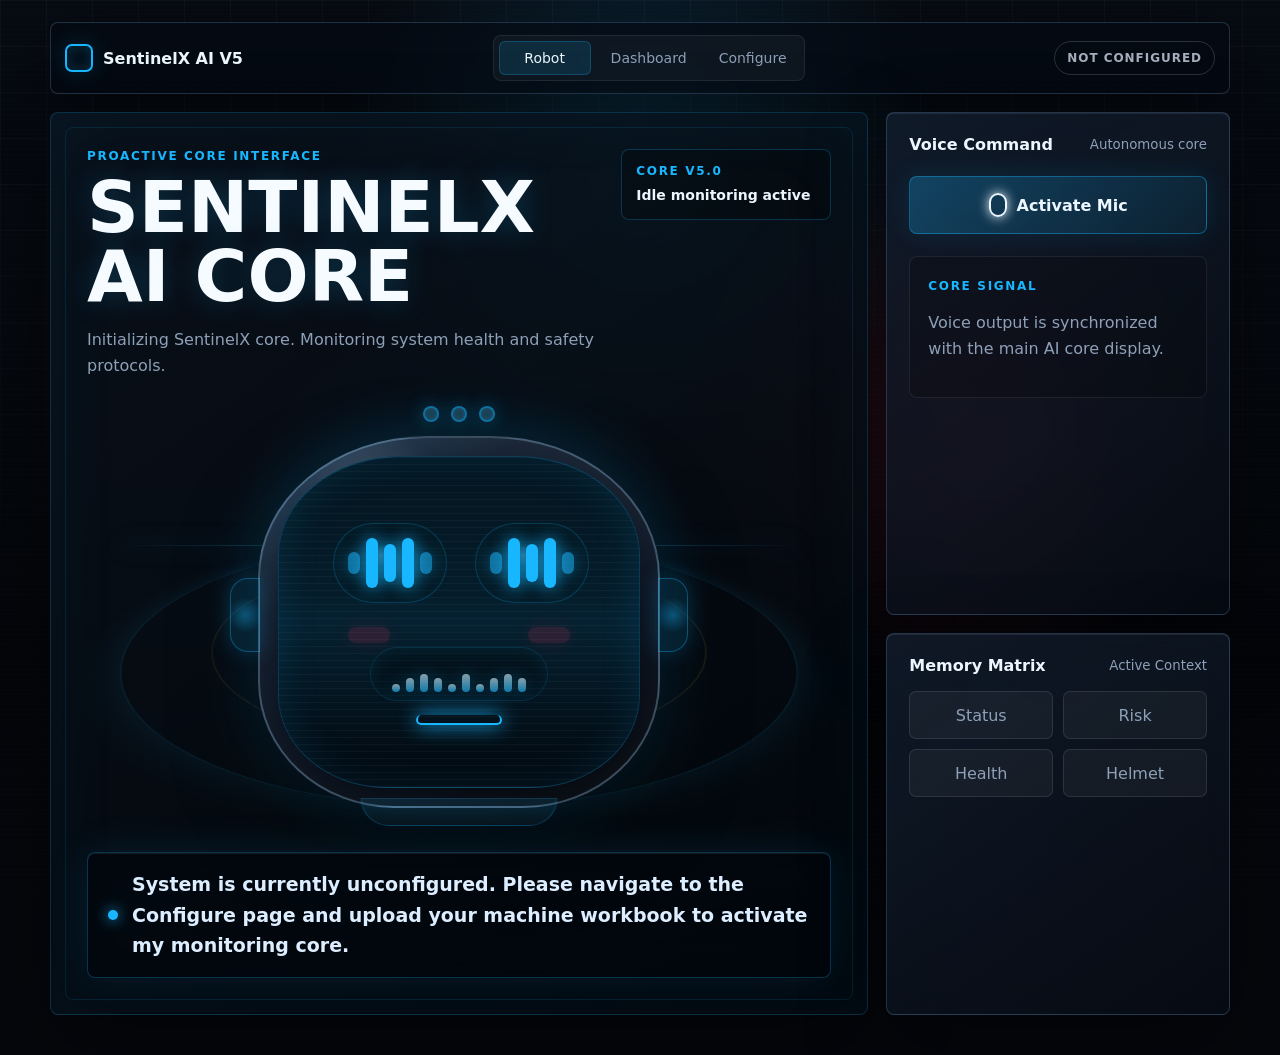
<file: llm_demo/index.html>
<!DOCTYPE html>
<html lang="en">
<head>
  <meta charset="UTF-8">
  <meta name="viewport" content="width=device-width, initial-scale=1.0">
  <title>SentinelX AI V5 | Robot Console</title>
  <link rel="stylesheet" href="style.css">
</head>
<body data-page="robot">
  <div class="shell">
    <header class="topbar">
      <a class="brand" href="index.html" aria-label="SentinelX AI home">
        <span class="brand-mark"></span>
        <span>SentinelX AI V5</span>
      </a>
      <nav class="nav">
        <a class="active" href="index.html">Robot</a>
        <a href="dashboard.html">Dashboard</a>
        <a href="upload.html">Configure</a>
      </nav>
      <span class="system-pill" id="systemPill">SYNCING</span>
    </header>

    <main class="robot-grid robot-command-grid">
      <section class="hero-panel robot-core-panel">
        <div class="robot-hud-top">
          <div>
            <div class="panel-kicker">Proactive Core Interface</div>
            <h1>SentinelX AI Core</h1>
            <p id="robotContext">Awaiting system configuration. Voice responses are running in generic mode.</p>
          </div>
          <div class="core-readout">
            <span>CORE V5.0</span>
            <strong id="robotStateText">Idle monitoring active</strong>
          </div>
        </div>

        <div class="robot-stage">
          <div class="core-orbit orbit-one"></div>
          <div class="core-orbit orbit-two"></div>
          <div class="robot-face idle" id="robotFace" aria-label="SentinelX robot face">
            <div class="robot-crown">
              <span></span>
              <span></span>
              <span></span>
            </div>
            <div class="head-shell">
              <div class="screen-inner">
                <div class="eye-bar">
                  <div class="eye-module">
                    <span></span><span></span><span></span><span></span><span></span>
                  </div>
                  <div class="eye-module">
                    <span></span><span></span><span></span><span></span><span></span>
                  </div>
                </div>
                <div class="face-cheeks">
                  <span></span>
                  <span></span>
                </div>
                <div class="speaker-grid">
                  <i></i><i></i><i></i><i></i><i></i><i></i><i></i><i></i><i></i><i></i>
                </div>
                <div class="mouth-line"></div>
              </div>
            </div>
            <div class="jaw-plate"></div>
          </div>
        </div>

        <div class="speech-glass">
          <span class="status-dot" id="statusDot"></span>
          <p id="robotResponse">Standing by for operator query.</p>
        </div>
      </section>

      <aside class="control-stack">
        <section class="glass-panel command-panel">
          <div class="panel-title">
            <span>Voice Command</span>
            <small id="commandMode">AI Proactive Core</small>
          </div>
          <button class="primary-action" id="micButton" type="button">
            <span class="mic-icon"></span>
            <span>Activate Mic</span>
          </button>
          <div class="response-box">
            <span class="response-label">Core Signal</span>
            <p>Voice output is synchronized with the main AI core display.</p>
          </div>
        </section>

        <section class="glass-panel memory-panel">
          <div class="panel-title">
            <span>Memory Matrix</span>
            <small>Active Context</small>
          </div>
          <div class="memory-grid">
            <button data-query="status">Status</button>
            <button data-query="risk">Risk</button>
            <button data-query="health">Health</button>
            <button data-query="helmet">Helmet</button>
          </div>
        </section>
      </aside>
    </main>
  </div>

  <audio id="clickSound" preload="auto" src="[data-uri]"></audio>
  <audio id="alertSound" preload="auto" src="[data-uri]"></audio>
  <script src="app.js"></script>
</body>
</html>
</file>
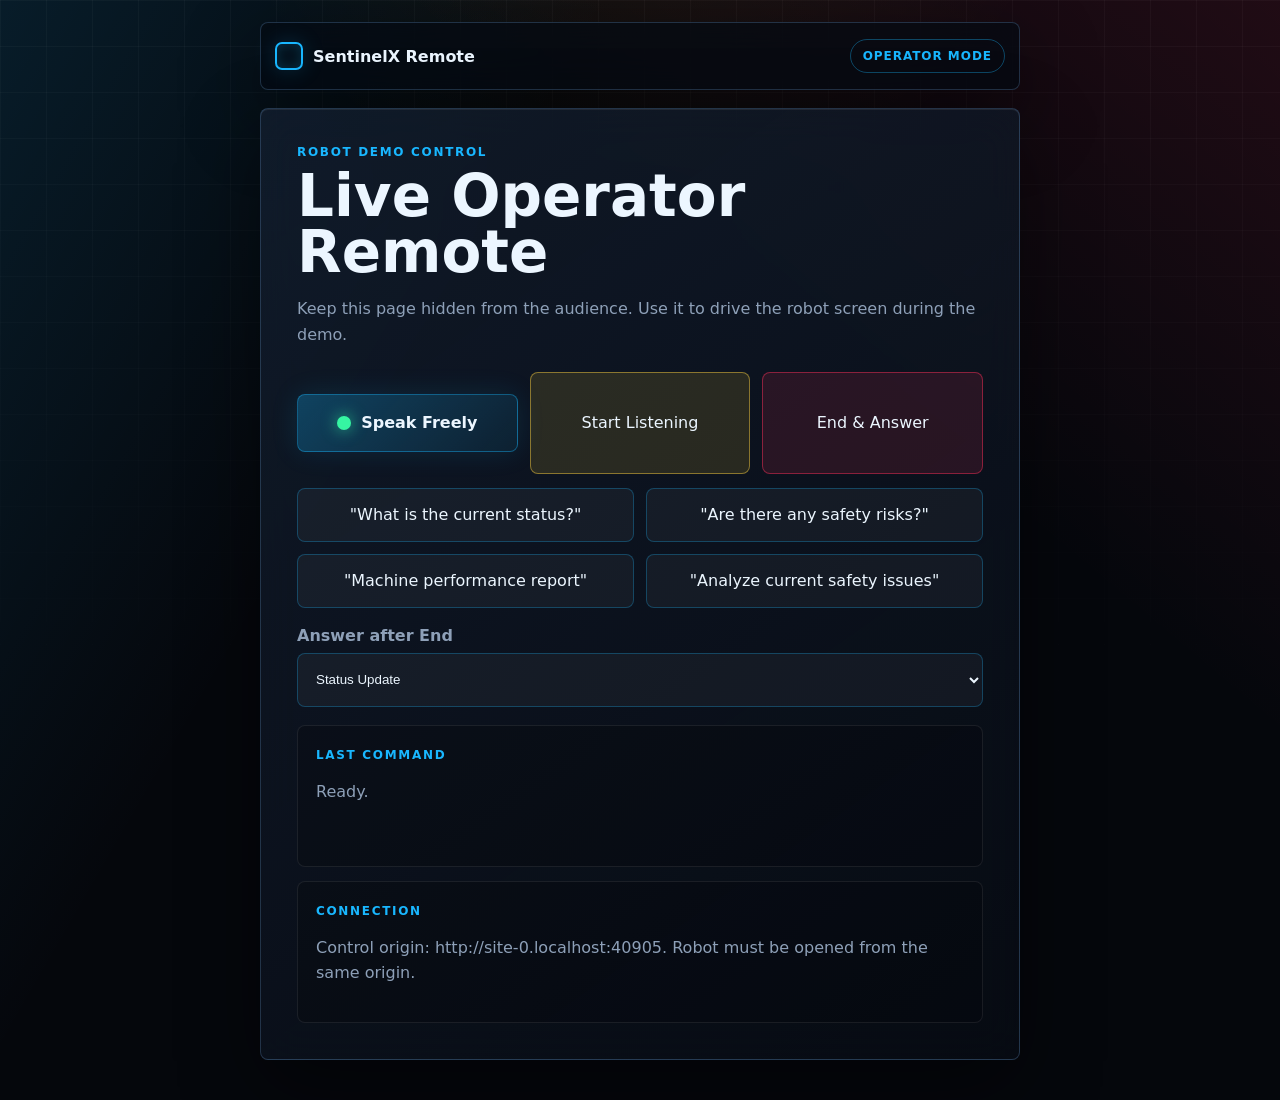
<file: llm_demo/remote.html>
<!DOCTYPE html>
<html lang="en">
<head>
  <meta charset="UTF-8">
  <meta name="viewport" content="width=device-width, initial-scale=1.0">
  <title>SentinelX AI V5 | Remote</title>
  <link rel="stylesheet" href="style.css">
</head>
<body data-page="remote">
  <div class="shell remote-shell">
    <header class="topbar">
      <a class="brand" href="index.html" aria-label="SentinelX AI home">
        <span class="brand-mark"></span>
        <span>SentinelX Remote</span>
      </a>
      <span class="system-pill">Operator Mode</span>
    </header>

    <main class="remote-layout">
      <section class="glass-panel remote-panel">
        <div class="panel-kicker">Robot Demo Control</div>
        <h1>Live Operator Remote</h1>
        <p>Keep this page hidden from the audience. Use it to drive the robot screen during the demo.</p>

        <div class="remote-actions">
          <button class="primary-action" data-remote-command="speak" data-intent="status" type="button">
            <span class="remote-dot"></span>
            <span>Speak Freely</span>
          </button>
          <button class="remote-button listen" data-remote-command="listen" type="button">
            Start Listening
          </button>
          <button class="remote-button end" data-remote-command="end" type="button">
            End & Answer
          </button>
        </div>

        <div class="remote-grid">
          <button data-remote-command="speak" data-intent="status" type="button">"What is the current status?"</button>
          <button data-remote-command="speak" data-intent="risk" type="button">"Are there any safety risks?"</button>
          <button data-remote-command="speak" data-intent="health" type="button">"Machine performance report"</button>
          <button data-remote-command="speak" data-intent="helmet" type="button">"Analyze current safety issues"</button>
        </div>

        <label class="remote-select">
          <span>Answer after End</span>
          <select id="remoteIntent">
            <option value="status">Status Update</option>
            <option value="risk">Risk Alert</option>
            <option value="health">Machine Health</option>
            <option value="helmet">Safety Issue</option>
          </select>
        </label>

        <div class="response-box">
          <span class="response-label">Last Command</span>
          <p id="remoteLog">Ready.</p>
        </div>

        <div class="response-box remote-origin">
          <span class="response-label">Connection</span>
          <p id="remoteOrigin">Checking origin...</p>
        </div>
      </section>
    </main>
  </div>

  <audio id="clickSound" preload="auto" src="[data-uri]"></audio>
  <audio id="alertSound" preload="auto" src="[data-uri]"></audio>
  <script src="app.js"></script>
</body>
</html>
</file>
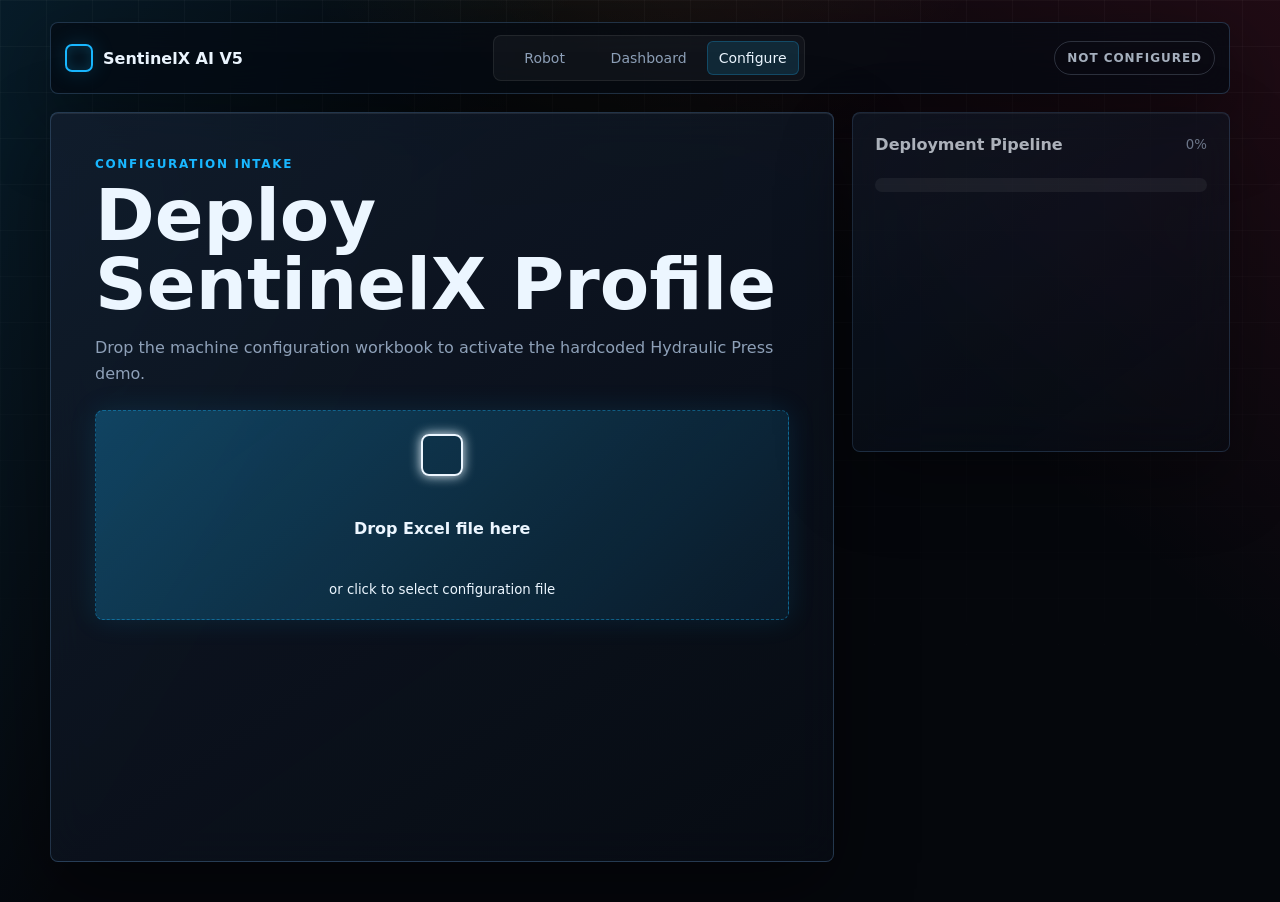
<file: llm_demo/upload.html>
<!DOCTYPE html>
<html lang="en">
<head>
  <meta charset="UTF-8">
  <meta name="viewport" content="width=device-width, initial-scale=1.0">
  <title>SentinelX AI V5 | Configure</title>
  <link rel="stylesheet" href="style.css">
</head>
<body data-page="upload">
  <div class="shell">
    <header class="topbar">
      <a class="brand" href="index.html" aria-label="SentinelX AI home">
        <span class="brand-mark"></span>
        <span>SentinelX AI V5</span>
      </a>
      <nav class="nav">
        <a href="index.html">Robot</a>
        <a href="dashboard.html">Dashboard</a>
        <a class="active" href="upload.html">Configure</a>
      </nav>
      <span class="system-pill" id="systemPill">SYNCING</span>
    </header>

    <main class="upload-layout">
      <section class="glass-panel upload-panel">
        <div class="panel-kicker">Configuration Intake</div>
        <h1>Deploy SentinelX Profile</h1>
        <p>Drop the machine configuration workbook to activate the hardcoded Hydraulic Press demo.</p>

        <button class="drop-zone" id="dropZone" type="button">
          <input type="file" id="fileInput" accept=".xlsx, .xls, .csv" style="display: none;">
          <span class="upload-icon"></span>
          <strong>Drop Excel file here</strong>
          <small>or click to select configuration file</small>
        </button>

        <div class="preview-table" style="display: none;">
          <div class="panel-title">
            <span>Excel Preview</span>
            <small>machine_config.xlsx</small>
          </div>
          <table>
            <thead>
              <tr>
                <th>Machine</th>
                <th>Temperature</th>
                <th>Risk</th>
                <th>Vibration</th>
              </tr>
            </thead>
            <tbody>
              <tr>
                <td>Autonomous CNC Center</td>
                <td>64.5&deg;C</td>
                <td>Nominal</td>
                <td>0.12 mm/s</td>
              </tr>
            </tbody>
          </table>
        </div>
      </section>

      <aside class="glass-panel loading-panel" id="loadingPanel">
        <div class="panel-title">
          <span>Deployment Pipeline</span>
          <small id="progressLabel">0%</small>
        </div>
        <div class="progress-track">
          <div class="progress-fill" id="progressFill"></div>
        </div>
        <ul class="log-list" id="logList"></ul>
      </aside>
    </main>
  </div>

  <audio id="clickSound" preload="auto" src="[data-uri]"></audio>
  <audio id="alertSound" preload="auto" src="[data-uri]"></audio>
  <script src="app.js"></script>
</body>
</html>
</file>
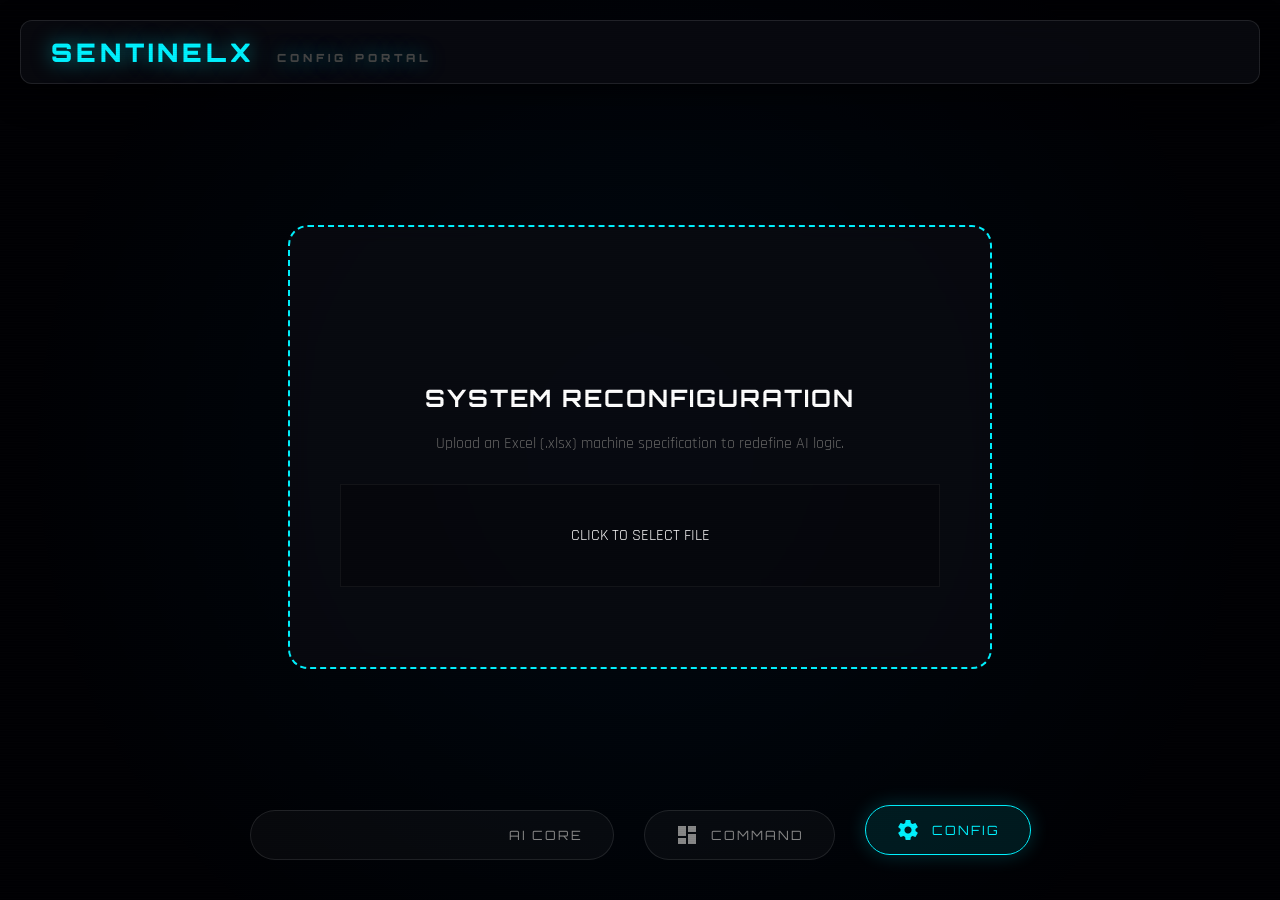
<file: sentinelx_ai/web_ui/upload.html>
<!DOCTYPE html>
<html lang="en">
<head>
    <meta charset="UTF-8">
    <meta name="viewport" content="width=device-width, initial-scale=1.0">
    <title>Config Upload - SentinelX</title>
    <link rel="stylesheet" href="style.css">
    <link href="https://fonts.googleapis.com/css2?family=Orbitron:wght@400;900&family=Rajdhani:wght@300;500;700&display=swap" rel="stylesheet">
    <link href="https://fonts.googleapis.com/icon?family=Material+Icons" rel="stylesheet">
    <style>
        .upload-portal {
            max-width: 600px;
            margin: auto;
            background: var(--panel-bg);
            border: 2px dashed var(--ind-blue);
            border-radius: 20px;
            padding: 50px;
            text-align: center;
            backdrop-filter: blur(10px);
        }
        .file-drop {
            margin: 30px 0;
            padding: 40px;
            border: 1px solid rgba(255,255,255,0.05);
            background: rgba(0,0,0,0.2);
            cursor: pointer;
            transition: 0.3s;
        }
        .file-drop:hover { background: rgba(0, 242, 255, 0.05); border-color: var(--ind-blue); }
        .gen-btn {
            background: var(--ind-green);
            color: #000;
            border: none;
            padding: 15px 40px;
            border-radius: 100px;
            font-family: var(--font-tech);
            font-weight: 900;
            cursor: pointer;
            box-shadow: 0 0 30px var(--ind-green-glow);
        }
    </style>
</head>
<body class="industrial-theme">
    <div class="atmosphere"></div>
    <div class="scanlines"></div>
    
    <div class="ui-wrapper">
        <header class="glass-header">
            <div class="system-brand">SENTINELX <span class="v-tag">CONFIG PORTAL</span></div>
        </header>

        <main style="flex-grow: 1; display: flex; align-items: center;">
            <div class="upload-portal">
                <span class="material-icons" style="font-size: 5rem; color: var(--ind-blue);">upload_file</span>
                <h2 style="font-family: var(--font-tech); letter-spacing: 2px;">SYSTEM RECONFIGURATION</h2>
                <p style="color: #666;">Upload an Excel (.xlsx) machine specification to redefine AI logic.</p>
                
                <input type="file" id="xlsx-file" accept=".xlsx" style="display: none;">
                <div class="file-drop" onclick="document.getElementById('xlsx-file').click()">
                    <div id="file-name">CLICK TO SELECT FILE</div>
                </div>
                
                <button id="generate-btn" class="gen-btn" style="display: none;">INITIALIZE RECONFIG</button>
            </div>
        </main>

        <nav class="dock-nav">
            <div class="dock-item" onclick="location.href='/robot.html'">
                <span class="material-icons">smart_toy</span>
                <span>AI CORE</span>
            </div>
            <div class="dock-item" onclick="location.href='/index.html'">
                <span class="material-icons">dashboard</span>
                <span>COMMAND</span>
            </div>
            <div class="dock-item active" onclick="location.href='/upload.html'">
                <span class="material-icons">settings</span>
                <span>CONFIG</span>
            </div>
        </nav>
    </div>

    <script>
        const fileInput = document.getElementById('xlsx-file');
        const genBtn = document.getElementById('generate-btn');
        const fileNameDisp = document.getElementById('file-name');

        fileInput.addEventListener('change', (e) => {
            if (e.target.files.length > 0) {
                fileNameDisp.innerText = "READY: " + e.target.files[0].name;
                genBtn.style.display = 'inline-block';
            }
        });

        genBtn.addEventListener('click', async () => {
            const formData = new FormData();
            formData.append('file', fileInput.files[0]);
            genBtn.innerText = "RECONFIGURING CORE...";
            genBtn.disabled = true;

            try {
                const res = await fetch('/upload_excel', { method: 'POST', body: formData });
                const data = await res.json();
                if (data.status === 'ok') {
                    alert("Reconfiguration Successful.");
                    location.href = '/robot.html';
                } else {
                    alert("Logic Error: " + data.message);
                }
            } catch (e) { alert("Link Failure."); }
            finally { genBtn.innerText = "INITIALIZE RECONFIG"; genBtn.disabled = false; }
        });
    </script>
</body>
</html>
</file>
<file: llm_demo/style.css>
:root {
  color-scheme: dark;
  --bg: #05070c;
  --panel: rgba(13, 22, 34, 0.72);
  --panel-strong: rgba(18, 30, 46, 0.88);
  --line: rgba(130, 190, 255, 0.22);
  --muted: #8ea0b8;
  --text: #ecf6ff;
  --blue: #19b7ff;
  --blue-soft: rgba(25, 183, 255, 0.18);
  --red: #ff315a;
  --yellow: #ffd23f;
  --green: #36f5a2;
  --grey: #6f7d8f;
  --shadow: 0 28px 80px rgba(0, 0, 0, 0.44);
}

* {
  box-sizing: border-box;
}

body {
  min-height: 100vh;
  margin: 0;
  color: var(--text);
  font-family: Inter, ui-sans-serif, system-ui, -apple-system, BlinkMacSystemFont, "Segoe UI", sans-serif;
  background:
    linear-gradient(120deg, rgba(25, 183, 255, 0.12), transparent 32%),
    linear-gradient(220deg, rgba(255, 49, 90, 0.11), transparent 34%),
    radial-gradient(circle at 50% -20%, rgba(255, 210, 63, 0.09), transparent 30%),
    var(--bg);
  overflow-x: hidden;
}

body::before {
  position: fixed;
  inset: 0;
  z-index: -1;
  content: "";
  background-image:
    linear-gradient(rgba(255, 255, 255, 0.032) 1px, transparent 1px),
    linear-gradient(90deg, rgba(255, 255, 255, 0.032) 1px, transparent 1px);
  background-size: 46px 46px;
  mask-image: linear-gradient(to bottom, #000, transparent 85%);
}

a {
  color: inherit;
  text-decoration: none;
}

button {
  font: inherit;
}

.shell {
  width: min(1180px, calc(100% - 32px));
  margin: 0 auto;
  padding: 22px 0 40px;
}

.topbar {
  display: flex;
  align-items: center;
  justify-content: space-between;
  gap: 18px;
  min-height: 68px;
  padding: 12px 14px;
  border: 1px solid var(--line);
  border-radius: 8px;
  background: rgba(5, 11, 18, 0.72);
  box-shadow: var(--shadow);
  backdrop-filter: blur(18px);
}

.brand,
.nav,
.system-pill {
  display: flex;
  align-items: center;
}

.brand {
  gap: 10px;
  font-weight: 800;
  letter-spacing: 0;
}

.brand-mark {
  width: 28px;
  height: 28px;
  border: 2px solid var(--blue);
  border-radius: 7px;
  box-shadow: 0 0 22px var(--blue-soft), inset 0 0 16px rgba(25, 183, 255, 0.22);
}

.nav {
  gap: 8px;
  padding: 5px;
  border: 1px solid rgba(255, 255, 255, 0.08);
  border-radius: 8px;
  background: rgba(255, 255, 255, 0.04);
}

.nav a {
  min-width: 92px;
  padding: 9px 12px;
  border-radius: 6px;
  color: var(--muted);
  font-size: 14px;
  text-align: center;
}

.nav a.active,
.nav a:hover {
  color: var(--text);
  background: rgba(25, 183, 255, 0.13);
  box-shadow: inset 0 0 0 1px rgba(25, 183, 255, 0.24);
}

.system-pill {
  min-width: 122px;
  justify-content: center;
  padding: 9px 12px;
  border: 1px solid rgba(25, 183, 255, 0.35);
  border-radius: 999px;
  color: var(--blue);
  font-size: 12px;
  font-weight: 800;
  letter-spacing: 0.08em;
  text-transform: uppercase;
}

.system-pill.offline {
  border-color: rgba(111, 125, 143, 0.35);
  color: #a5afbd;
}

.glass-panel {
  border: 1px solid var(--line);
  border-radius: 8px;
  background: linear-gradient(145deg, rgba(19, 31, 48, 0.78), rgba(8, 13, 22, 0.68));
  box-shadow: var(--shadow), inset 0 1px 0 rgba(255, 255, 255, 0.08);
  backdrop-filter: blur(20px);
}

.panel-kicker,
.response-label {
  color: var(--blue);
  font-size: 12px;
  font-weight: 800;
  letter-spacing: 0.14em;
  text-transform: uppercase;
}

h1 {
  margin: 10px 0 10px;
  font-size: clamp(34px, 6vw, 72px);
  line-height: 0.96;
  letter-spacing: 0;
}

p {
  color: var(--muted);
  line-height: 1.6;
}

.robot-grid,
.upload-layout {
  display: grid;
  grid-template-columns: minmax(0, 1.35fr) minmax(330px, 0.65fr);
  gap: 18px;
  margin-top: 18px;
}

.hero-panel,
.upload-panel {
  min-height: calc(100vh - 150px);
  padding: clamp(22px, 4vw, 44px);
}

.robot-stage {
  display: grid;
  place-items: center;
  min-height: 360px;
}

.robot-face {
  position: relative;
  width: min(350px, 76vw);
  aspect-ratio: 1;
  border: 2px solid var(--blue);
  border-radius: 8px;
  background:
    linear-gradient(135deg, rgba(255, 255, 255, 0.08), transparent 35%),
    linear-gradient(160deg, rgba(25, 183, 255, 0.12), rgba(255, 255, 255, 0.03));
  box-shadow: 0 0 50px rgba(25, 183, 255, 0.24), inset 0 0 34px rgba(25, 183, 255, 0.12);
  transition: border-color 240ms ease, box-shadow 240ms ease;
}

.robot-face.thinking {
  animation: robotPulse 1.1s ease-in-out infinite;
}

.robot-face.warning {
  border-color: var(--yellow);
  box-shadow: 0 0 54px rgba(255, 210, 63, 0.26), inset 0 0 38px rgba(255, 210, 63, 0.16);
}

.robot-face.critical {
  border-color: var(--red);
  animation: criticalFlash 760ms ease-in-out infinite;
}

.antenna {
  position: absolute;
  left: 50%;
  top: -54px;
  width: 3px;
  height: 52px;
  background: var(--blue);
  box-shadow: 0 0 18px var(--blue);
}

.antenna::before {
  position: absolute;
  left: 50%;
  top: -10px;
  width: 16px;
  height: 16px;
  border-radius: 50%;
  content: "";
  transform: translateX(-50%);
  background: var(--yellow);
  box-shadow: 0 0 18px rgba(255, 210, 63, 0.72);
}

.eye-bar {
  display: grid;
  grid-template-columns: 1fr 1fr;
  gap: 26px;
  width: 72%;
  margin: 30% auto 0;
}

.eye-bar span {
  height: 22px;
  border-radius: 999px;
  background: currentColor;
  color: var(--blue);
  box-shadow: 0 0 22px currentColor;
}

.robot-face.warning .eye-bar span {
  color: var(--yellow);
}

.robot-face.critical .eye-bar span {
  color: var(--red);
}

.speaker-grid {
  display: grid;
  grid-template-columns: repeat(6, 1fr);
  gap: 10px;
  width: 58%;
  margin: 58px auto 0;
}

.speaker-grid i {
  height: 46px;
  border-radius: 999px;
  background: rgba(255, 255, 255, 0.12);
}

.mouth-line {
  width: 44%;
  height: 6px;
  margin: 34px auto 0;
  border-radius: 999px;
  background: var(--blue);
  box-shadow: 0 0 18px var(--blue);
}

.robot-status,
.panel-title,
.detection-meta {
  display: flex;
  align-items: center;
  justify-content: space-between;
  gap: 12px;
}

.robot-status {
  justify-content: center;
  color: var(--muted);
}

.status-dot {
  width: 10px;
  height: 10px;
  border-radius: 50%;
  background: var(--blue);
  box-shadow: 0 0 14px var(--blue);
}

.control-stack {
  display: grid;
  gap: 18px;
}

.command-panel,
.memory-panel,
.loading-panel {
  padding: 22px;
}

.panel-title span {
  font-weight: 800;
}

.panel-title small {
  color: var(--muted);
}

.primary-action,
.secondary-action,
.drop-zone {
  cursor: pointer;
  border: 1px solid rgba(25, 183, 255, 0.38);
  border-radius: 8px;
  color: var(--text);
  background: linear-gradient(135deg, rgba(25, 183, 255, 0.28), rgba(25, 183, 255, 0.08));
  box-shadow: 0 0 28px rgba(25, 183, 255, 0.12);
}

.primary-action {
  display: flex;
  align-items: center;
  justify-content: center;
  gap: 10px;
  width: 100%;
  min-height: 58px;
  margin: 22px 0;
  font-weight: 800;
}

.primary-action.listening {
  border-color: rgba(255, 210, 63, 0.7);
  background: linear-gradient(135deg, rgba(255, 210, 63, 0.3), rgba(25, 183, 255, 0.08));
  box-shadow: 0 0 30px rgba(255, 210, 63, 0.22);
}

.primary-action.listening .mic-icon {
  color: var(--yellow);
  animation: micListening 760ms ease-in-out infinite;
}

.mic-icon,
.upload-icon {
  display: inline-block;
  width: 18px;
  height: 24px;
  border: 2px solid currentColor;
  border-radius: 999px;
  box-shadow: 0 0 12px currentColor;
}

.response-box {
  min-height: 142px;
  padding: 18px;
  border: 1px solid rgba(255, 255, 255, 0.08);
  border-radius: 8px;
  background: rgba(0, 0, 0, 0.18);
}

.memory-grid {
  display: grid;
  grid-template-columns: 1fr 1fr;
  gap: 10px;
  margin-top: 16px;
}

.memory-grid button {
  min-height: 48px;
  border: 1px solid rgba(255, 255, 255, 0.1);
  border-radius: 7px;
  color: var(--muted);
  background: rgba(255, 255, 255, 0.045);
  cursor: pointer;
}

.memory-grid button:hover {
  color: var(--text);
  border-color: rgba(25, 183, 255, 0.42);
}

body[data-page="robot"] {
  background:
    radial-gradient(circle at 50% 16%, rgba(25, 183, 255, 0.18), transparent 28%),
    radial-gradient(circle at 74% 40%, rgba(255, 49, 90, 0.13), transparent 24%),
    linear-gradient(180deg, #070b12, #030509 62%, #05070c);
}

body[data-page="robot"]::after {
  position: fixed;
  inset: 0;
  z-index: -1;
  pointer-events: none;
  content: "";
  background: repeating-linear-gradient(
    0deg,
    rgba(255, 255, 255, 0.025),
    rgba(255, 255, 255, 0.025) 1px,
    transparent 1px,
    transparent 5px
  );
  opacity: 0.5;
}

.robot-command-grid {
  grid-template-columns: minmax(0, 1fr) minmax(320px, 0.42fr);
}

.robot-core-panel {
  position: relative;
  min-height: calc(100vh - 150px);
  overflow: hidden;
  padding: clamp(22px, 3vw, 36px);
  border: 1px solid rgba(25, 183, 255, 0.22);
  border-radius: 8px;
  background:
    linear-gradient(145deg, rgba(10, 18, 28, 0.82), rgba(3, 7, 12, 0.74)),
    radial-gradient(circle at 50% 48%, rgba(25, 183, 255, 0.15), transparent 38%);
  box-shadow: var(--shadow), inset 0 0 80px rgba(25, 183, 255, 0.055);
  backdrop-filter: blur(22px);
}

.robot-core-panel::before,
.robot-core-panel::after {
  position: absolute;
  pointer-events: none;
  content: "";
}

.robot-core-panel::before {
  inset: 14px;
  border: 1px solid rgba(25, 183, 255, 0.12);
  border-radius: 8px;
}

.robot-core-panel::after {
  left: 8%;
  right: 8%;
  top: 48%;
  height: 1px;
  background: linear-gradient(90deg, transparent, rgba(25, 183, 255, 0.52), transparent);
  box-shadow: 0 0 26px rgba(25, 183, 255, 0.42);
}

.robot-hud-top {
  position: relative;
  z-index: 2;
  display: flex;
  align-items: flex-start;
  justify-content: space-between;
  gap: 20px;
}

.robot-hud-top h1 {
  max-width: 620px;
  color: #f5fbff;
  text-transform: uppercase;
  text-shadow: 0 0 28px rgba(25, 183, 255, 0.22);
}

.core-readout {
  min-width: 210px;
  padding: 14px;
  border: 1px solid rgba(25, 183, 255, 0.24);
  border-radius: 8px;
  background: rgba(0, 0, 0, 0.24);
}

.core-readout span {
  display: block;
  margin-bottom: 8px;
  color: var(--blue);
  font-size: 12px;
  font-weight: 900;
  letter-spacing: 0.14em;
}

.core-readout strong {
  display: block;
  color: var(--text);
  font-size: 14px;
  line-height: 1.35;
}

.robot-core-panel .robot-stage {
  position: relative;
  z-index: 1;
  min-height: 470px;
  perspective: 900px;
}

.core-orbit {
  position: absolute;
  left: 50%;
  top: 50%;
  border: 1px solid rgba(25, 183, 255, 0.16);
  border-radius: 50%;
  transform: translate(-50%, -50%) rotateX(68deg);
  pointer-events: none;
}

.orbit-one {
  width: min(640px, 88vw);
  height: min(640px, 88vw);
  box-shadow: 0 0 45px rgba(25, 183, 255, 0.1);
  animation: orbitGlow 4s ease-in-out infinite;
}

.orbit-two {
  width: min(480px, 70vw);
  height: min(480px, 70vw);
  border-color: rgba(255, 210, 63, 0.14);
  transform: translate(-50%, -50%) rotateX(68deg) rotateZ(28deg);
}

.robot-core-panel .robot-face {
  width: min(410px, 80vw);
  border: 0;
  background: transparent;
  box-shadow: none;
  transform-style: preserve-3d;
  animation: coreFloat 3.8s ease-in-out infinite;
}

.robot-core-panel .robot-face.thinking {
  animation: coreFloat 3.8s ease-in-out infinite, robotPulse 1s ease-in-out infinite;
}

.robot-core-panel .robot-face.critical {
  animation: coreFloat 3.8s ease-in-out infinite, criticalFlash 680ms ease-in-out infinite;
}

.robot-crown {
  position: absolute;
  left: 50%;
  top: -18px;
  display: flex;
  gap: 12px;
  transform: translateX(-50%);
}

.robot-crown span {
  width: 16px;
  height: 16px;
  border: 2px solid rgba(25, 183, 255, 0.5);
  border-radius: 50%;
  background: rgba(25, 183, 255, 0.2);
  box-shadow: 0 0 18px rgba(25, 183, 255, 0.35), inset 0 0 10px rgba(255, 255, 255, 0.16);
}

.head-shell {
  position: absolute;
  inset: 12px 4px 26px;
  padding: 18px;
  border: 2px solid rgba(170, 218, 255, 0.32);
  border-radius: 42% 42% 34% 34% / 38% 38% 34% 34%;
  background:
    radial-gradient(circle at 28% 18%, rgba(255, 255, 255, 0.18), transparent 18%),
    linear-gradient(145deg, rgba(64, 179, 255, 0.18), transparent 28%),
    linear-gradient(160deg, #1c2a3c, #0b1320 58%, #03060b);
  box-shadow:
    0 34px 80px rgba(0, 0, 0, 0.5),
    0 0 62px rgba(25, 183, 255, 0.22),
    inset 0 0 38px rgba(255, 255, 255, 0.055);
}

.head-shell::before,
.head-shell::after {
  position: absolute;
  top: 38%;
  width: 28px;
  height: 72px;
  content: "";
  border: 1px solid rgba(25, 183, 255, 0.34);
  background:
    radial-gradient(circle, rgba(25, 183, 255, 0.34), transparent 46%),
    rgba(25, 183, 255, 0.1);
  box-shadow: 0 0 22px rgba(25, 183, 255, 0.22);
}

.head-shell::before {
  left: -30px;
  border-radius: 18px 0 0 18px;
}

.head-shell::after {
  right: -30px;
  border-radius: 0 18px 18px 0;
}

.screen-inner {
  position: relative;
  display: grid;
  align-content: center;
  height: 100%;
  padding: 34px 26px 30px;
  overflow: hidden;
  border: 1px solid rgba(25, 183, 255, 0.28);
  border-radius: 34% 34% 30% 30% / 30% 30% 28% 28%;
  background:
    linear-gradient(180deg, rgba(25, 183, 255, 0.08), transparent 42%),
    repeating-linear-gradient(0deg, rgba(255, 255, 255, 0.035), rgba(255, 255, 255, 0.035) 1px, transparent 1px, transparent 7px),
    #02070d;
  box-shadow: inset 0 0 42px rgba(25, 183, 255, 0.12);
}

.screen-inner::before {
  position: absolute;
  inset: 0;
  content: "";
  background: linear-gradient(to bottom, transparent, rgba(25, 183, 255, 0.15), transparent);
  animation: scan 2.6s linear infinite;
}

.robot-core-panel .eye-bar {
  position: relative;
  z-index: 1;
  display: grid;
  grid-template-columns: 1fr 1fr;
  gap: 28px;
  width: 82%;
  margin: 0 auto 34px;
}

.eye-module {
  position: relative;
  display: flex;
  align-items: center;
  justify-content: center;
  gap: 6px;
  min-height: 74px;
  padding: 14px;
  border: 1px solid rgba(25, 183, 255, 0.26);
  border-radius: 999px;
  background:
    radial-gradient(circle at 42% 40%, rgba(255, 255, 255, 0.18), transparent 14%),
    rgba(0, 0, 0, 0.32);
  box-shadow: inset 0 0 22px rgba(25, 183, 255, 0.1);
}

.robot-core-panel .eye-module span {
  display: block;
  width: 12px;
  height: 38px;
  border-radius: 999px;
  color: var(--blue);
  background: currentColor;
  box-shadow: 0 0 18px currentColor;
  animation: ledBreath 1.8s ease-in-out infinite;
}

.robot-core-panel .eye-module span:nth-child(1),
.robot-core-panel .eye-module span:nth-child(5) {
  height: 22px;
  opacity: 0.58;
}

.robot-core-panel .eye-module span:nth-child(2),
.robot-core-panel .eye-module span:nth-child(4) {
  height: 50px;
  animation-delay: 0.18s;
}

.face-cheeks {
  position: relative;
  z-index: 1;
  display: flex;
  justify-content: space-between;
  width: 72%;
  margin: -10px auto 4px;
  pointer-events: none;
}

.face-cheeks span {
  width: 42px;
  height: 16px;
  border-radius: 999px;
  background: rgba(255, 49, 90, 0.22);
  box-shadow: 0 0 20px rgba(255, 49, 90, 0.18);
  opacity: 0.7;
}

.robot-core-panel .speaker-grid {
  position: relative;
  z-index: 1;
  display: flex;
  align-items: end;
  justify-content: center;
  gap: 6px;
  width: 58%;
  height: 54px;
  margin: 0 auto;
  padding: 8px 12px;
  border: 1px solid rgba(25, 183, 255, 0.18);
  border-radius: 999px;
  background: rgba(0, 0, 0, 0.28);
  box-shadow: inset 0 0 18px rgba(25, 183, 255, 0.1);
}

.robot-core-panel .speaker-grid i {
  width: 8px;
  height: 8px;
  border-radius: 999px;
  background: linear-gradient(to top, var(--blue), #d9f7ff);
  box-shadow: 0 0 16px rgba(25, 183, 255, 0.55);
  opacity: 0.62;
  transform-origin: 50% 100%;
  transition: height 180ms ease, opacity 180ms ease;
}

.robot-core-panel .speaker-grid i:nth-child(2n) {
  height: 14px;
  animation-delay: 0.12s;
}

.robot-core-panel .speaker-grid i:nth-child(3n) {
  height: 18px;
  animation-delay: 0.24s;
}

.robot-core-panel .robot-face.speaking .speaker-grid i {
  opacity: 1;
  animation: spectrum 520ms ease-in-out infinite alternate;
}

.robot-core-panel .mouth-line {
  position: relative;
  z-index: 1;
  width: 28%;
  height: 10px;
  margin: 14px auto 0;
  border: 2px solid var(--blue);
  border-top: 0;
  border-radius: 999px;
  background: transparent;
  box-shadow: 0 0 20px var(--blue);
  transition: width 180ms ease, height 180ms ease, border-color 180ms ease;
}

.robot-core-panel .robot-face.speaking .mouth-line {
  width: 34%;
  height: 18px;
  animation: talkSmile 420ms ease-in-out infinite alternate;
}

.jaw-plate {
  position: absolute;
  left: 50%;
  bottom: 8px;
  width: 48%;
  height: 28px;
  border: 1px solid rgba(25, 183, 255, 0.22);
  border-radius: 0 0 28px 28px;
  transform: translateX(-50%);
  background: linear-gradient(180deg, rgba(25, 183, 255, 0.12), rgba(255, 255, 255, 0.03));
}

.robot-core-panel .robot-face.warning .eye-module span,
.robot-core-panel .robot-face.warning .mouth-line,
.robot-core-panel .robot-face.warning .speaker-grid i {
  color: var(--yellow);
  background: var(--yellow);
  border-color: var(--yellow);
  box-shadow: 0 0 20px rgba(255, 210, 63, 0.72);
}

.robot-core-panel .robot-face.critical .eye-module span,
.robot-core-panel .robot-face.critical .mouth-line,
.robot-core-panel .robot-face.critical .speaker-grid i {
  color: var(--red);
  background: var(--red);
  border-color: var(--red);
  box-shadow: 0 0 24px rgba(255, 49, 90, 0.82);
}

.speech-glass {
  position: relative;
  z-index: 2;
  display: grid;
  grid-template-columns: auto 1fr;
  align-items: center;
  gap: 14px;
  max-width: 760px;
  min-height: 74px;
  margin: -12px auto 0;
  padding: 16px 20px;
  border: 1px solid rgba(25, 183, 255, 0.26);
  border-radius: 8px;
  background: rgba(2, 8, 14, 0.72);
  box-shadow: 0 0 42px rgba(25, 183, 255, 0.12), inset 0 1px 0 rgba(255, 255, 255, 0.07);
  backdrop-filter: blur(18px);
}

.speech-glass p {
  margin: 0;
  color: #dceeff;
  font-size: clamp(15px, 1.8vw, 19px);
  font-weight: 700;
}

@keyframes coreFloat {
  0%, 100% { transform: translateY(0) rotateX(0deg); }
  50% { transform: translateY(-10px) rotateX(1.4deg); }
}

@keyframes orbitGlow {
  0%, 100% { opacity: 0.55; transform: translate(-50%, -50%) rotateX(68deg) scale(1); }
  50% { opacity: 1; transform: translate(-50%, -50%) rotateX(68deg) scale(1.035); }
}

@keyframes ledBreath {
  0%, 100% { opacity: 0.72; filter: brightness(0.9); }
  50% { opacity: 1; filter: brightness(1.35); }
}

@keyframes spectrum {
  0% { transform: scaleY(0.35); height: 10px; }
  35% { transform: scaleY(1); height: 36px; }
  70% { transform: scaleY(0.62); height: 22px; }
  100% { transform: scaleY(1.25); height: 44px; }
}

@keyframes talkSmile {
  from { transform: scaleX(0.92) translateY(0); }
  to { transform: scaleX(1.08) translateY(2px); }
}

.dashboard-layout {
  display: grid;
  gap: 18px;
  margin-top: 18px;
}

.dashboard-header {
  display: flex;
  align-items: center;
  justify-content: space-between;
  gap: 18px;
  padding: 28px;
}

.dashboard-header h1 {
  font-size: clamp(30px, 4vw, 50px);
}

.secondary-action {
  display: inline-flex;
  align-items: center;
  justify-content: center;
  min-width: 166px;
  min-height: 46px;
  padding: 0 18px;
  font-weight: 800;
}

.metrics-grid {
  display: grid;
  grid-template-columns: repeat(4, 1fr);
  gap: 14px;
}

.metric-card {
  min-height: 148px;
  padding: 18px;
}

.metric-card span,
.metric-card small {
  color: var(--muted);
}

.metric-card strong {
  display: block;
  margin: 18px 0 8px;
  color: var(--blue);
  font-size: clamp(24px, 3vw, 36px);
  line-height: 1;
}

.metric-card strong em {
  color: var(--muted);
  font-size: 0.5em;
  font-style: normal;
}

.metric-card.risk strong {
  color: var(--yellow);
}

.dashboard-main {
  display: grid;
  grid-template-columns: minmax(0, 0.9fr) minmax(360px, 1.1fr);
  gap: 18px;
}

.chart-panel,
.camera-panel {
  min-height: 420px;
  padding: 22px;
}

.disabled {
  filter: grayscale(1);
  opacity: 0.62;
}

.fake-chart {
  display: flex;
  align-items: end;
  gap: 14px;
  height: 310px;
  margin-top: 22px;
  padding: 18px;
  border: 1px solid rgba(255, 255, 255, 0.08);
  border-radius: 8px;
  background: linear-gradient(to top, rgba(255, 255, 255, 0.04), transparent);
}

.fake-chart i {
  flex: 1;
  min-width: 18px;
  border-radius: 6px 6px 0 0;
  background: linear-gradient(to top, var(--blue), rgba(25, 183, 255, 0.14));
  box-shadow: 0 0 20px rgba(25, 183, 255, 0.2);
  animation: barFloat 1.8s ease-in-out infinite alternate;
}

.video-frame {
  position: relative;
  height: 310px;
  margin-top: 18px;
  overflow: hidden;
  border: 1px solid rgba(25, 183, 255, 0.28);
  border-radius: 8px;
  background:
    linear-gradient(90deg, rgba(25, 183, 255, 0.1), transparent 20%, rgba(255, 49, 90, 0.07)),
    repeating-linear-gradient(0deg, rgba(255, 255, 255, 0.04), rgba(255, 255, 255, 0.04) 1px, transparent 1px, transparent 5px),
    #071018;
}

.video-frame.alerting {
  border-color: var(--red);
  animation: redBorder 640ms linear infinite;
}

.scanline {
  position: absolute;
  inset: 0;
  background: linear-gradient(to bottom, transparent, rgba(25, 183, 255, 0.15), transparent);
  animation: scan 2.2s linear infinite;
}

.camera-grid-lines {
  position: absolute;
  inset: 0;
  background-image:
    linear-gradient(rgba(25, 183, 255, 0.12) 1px, transparent 1px),
    linear-gradient(90deg, rgba(25, 183, 255, 0.12) 1px, transparent 1px);
  background-size: 54px 54px;
}

.feed-label {
  position: absolute;
  left: 16px;
  top: 14px;
  color: var(--green);
  font-size: 12px;
  font-weight: 800;
  letter-spacing: 0.1em;
}

.detection-box {
  position: absolute;
  right: 20%;
  top: 22%;
  display: none;
  width: 145px;
  height: 195px;
  border: 3px solid var(--red);
  box-shadow: 0 0 22px rgba(255, 49, 90, 0.55);
}

.detection-box span {
  position: absolute;
  left: -3px;
  top: -29px;
  padding: 5px 9px;
  background: var(--red);
  color: #fff;
  font-size: 12px;
  font-weight: 800;
}

.camera-alert {
  position: absolute;
  left: 18px;
  bottom: 18px;
  display: none;
  padding: 10px 12px;
  border-radius: 6px;
  color: #fff;
  background: rgba(255, 49, 90, 0.82);
  font-weight: 900;
  animation: blink 780ms steps(2, start) infinite;
}

.camera-panel.detected .detection-box,
.camera-panel.detected .camera-alert {
  display: block;
}

.detection-meta {
  margin-top: 16px;
  color: var(--muted);
}

.detection-meta strong {
  color: var(--text);
}

.drop-zone {
  display: grid;
  place-items: center;
  width: 100%;
  min-height: 210px;
  margin: 24px 0;
  border-style: dashed;
}

.drop-zone.dragging {
  border-color: var(--yellow);
  box-shadow: 0 0 32px rgba(255, 210, 63, 0.2);
}

.upload-icon {
  width: 42px;
  height: 42px;
  border-radius: 8px;
}

.preview-table {
  overflow-x: auto;
}

table {
  width: 100%;
  margin-top: 14px;
  border-collapse: collapse;
  overflow: hidden;
  border-radius: 8px;
}

th,
td {
  padding: 14px;
  border-bottom: 1px solid rgba(255, 255, 255, 0.08);
  text-align: left;
}

th {
  color: var(--blue);
  background: rgba(25, 183, 255, 0.08);
}

td {
  color: var(--text);
  background: rgba(255, 255, 255, 0.03);
}

.loading-panel {
  align-self: start;
  min-height: 340px;
}

.progress-track {
  height: 14px;
  margin: 24px 0;
  overflow: hidden;
  border-radius: 999px;
  background: rgba(255, 255, 255, 0.08);
}

.progress-fill {
  width: 0%;
  height: 100%;
  border-radius: inherit;
  background: linear-gradient(90deg, var(--blue), var(--yellow));
  box-shadow: 0 0 22px rgba(25, 183, 255, 0.44);
  transition: width 180ms ease;
}

.log-list {
  display: grid;
  gap: 12px;
  min-height: 170px;
  margin: 0;
  padding: 0;
  list-style: none;
}

.log-list li {
  padding: 12px;
  border: 1px solid rgba(255, 255, 255, 0.08);
  border-radius: 7px;
  color: var(--muted);
  background: rgba(255, 255, 255, 0.04);
}

.log-list li.active {
  color: var(--text);
  border-color: rgba(25, 183, 255, 0.38);
}

.remote-shell {
  width: min(760px, calc(100% - 28px));
}

.remote-layout {
  display: grid;
  margin-top: 18px;
}

.remote-panel {
  padding: clamp(22px, 4vw, 36px);
}

.remote-panel h1 {
  font-size: clamp(34px, 6vw, 58px);
}

.remote-actions {
  display: grid;
  grid-template-columns: 1fr 1fr 1fr;
  gap: 12px;
  margin: 24px 0 14px;
}

.remote-button,
.remote-grid button,
.remote-select select {
  min-height: 54px;
  border: 1px solid rgba(25, 183, 255, 0.28);
  border-radius: 8px;
  color: var(--text);
  background: rgba(255, 255, 255, 0.045);
  cursor: pointer;
}

.remote-button.listen {
  border-color: rgba(255, 210, 63, 0.46);
  background: rgba(255, 210, 63, 0.12);
}

.remote-button.end {
  border-color: rgba(255, 49, 90, 0.46);
  background: rgba(255, 49, 90, 0.12);
}

.remote-grid {
  display: grid;
  grid-template-columns: 1fr 1fr;
  gap: 12px;
  margin: 14px 0;
}

.remote-grid button:hover,
.remote-button:hover {
  border-color: rgba(25, 183, 255, 0.62);
  box-shadow: 0 0 24px rgba(25, 183, 255, 0.12);
}

.remote-dot {
  width: 14px;
  height: 14px;
  border-radius: 50%;
  background: var(--green);
  box-shadow: 0 0 16px rgba(54, 245, 162, 0.72);
}

.remote-select {
  display: grid;
  gap: 8px;
  margin: 18px 0;
  color: var(--muted);
  font-weight: 800;
}

.remote-select select {
  width: 100%;
  padding: 0 14px;
}

.remote-origin {
  margin-top: 14px;
}

@keyframes robotPulse {
  0%, 100% { transform: scale(1); box-shadow: 0 0 44px rgba(25, 183, 255, 0.2); }
  50% { transform: scale(1.025); box-shadow: 0 0 74px rgba(25, 183, 255, 0.38); }
}

@keyframes criticalFlash {
  0%, 100% { box-shadow: 0 0 30px rgba(255, 49, 90, 0.22), inset 0 0 24px rgba(255, 49, 90, 0.12); }
  50% { box-shadow: 0 0 78px rgba(255, 49, 90, 0.52), inset 0 0 44px rgba(255, 49, 90, 0.26); }
}

@keyframes barFloat {
  from { transform: scaleY(0.88); opacity: 0.72; }
  to { transform: scaleY(1); opacity: 1; }
}

@keyframes scan {
  from { transform: translateY(-100%); }
  to { transform: translateY(100%); }
}

@keyframes redBorder {
  0%, 100% { box-shadow: 0 0 18px rgba(255, 49, 90, 0.2); }
  50% { box-shadow: 0 0 38px rgba(255, 49, 90, 0.62); }
}

@keyframes blink {
  50% { opacity: 0.35; }
}

@keyframes micListening {
  0%, 100% { transform: scale(1); opacity: 0.75; }
  50% { transform: scale(1.14); opacity: 1; }
}

@media (max-width: 900px) {
  .topbar,
  .dashboard-header {
    align-items: stretch;
    flex-direction: column;
  }

  .nav {
    width: 100%;
  }

  .nav a {
    flex: 1;
    min-width: 0;
  }

  .robot-grid,
  .upload-layout,
  .dashboard-main,
  .metrics-grid {
    grid-template-columns: 1fr;
  }

  .hero-panel,
  .upload-panel {
    min-height: auto;
  }
}

@media (max-width: 560px) {
  .shell {
    width: min(100% - 20px, 1180px);
  }

  .nav {
    flex-wrap: wrap;
  }

  .robot-stage {
    min-height: 290px;
  }

  .speaker-grid i {
    height: 34px;
  }

  .video-frame {
    height: 260px;
  }

  .detection-box {
    right: 12%;
    width: 120px;
    height: 165px;
  }
}
</file>
<file: sentinelx_ai/web_ui/style.css>
:root {
    --bg-color: #020205;
    --panel-bg: rgba(10, 12, 18, 0.8);
    --ind-blue: #00f2ff;
    --ind-blue-glow: rgba(0, 242, 255, 0.5);
    --ind-green: #00ffaa;
    --ind-green-glow: rgba(0, 255, 170, 0.5);
    --ind-yellow: #ffcc00;
    --ind-yellow-glow: rgba(255, 204, 0, 0.5);
    --ind-red: #ff3333;
    --ind-red-glow: rgba(255, 51, 51, 0.5);
    --border-color: rgba(255, 255, 255, 0.1);
    --font-tech: 'Orbitron', sans-serif;
    --font-main: 'Rajdhani', sans-serif;
}

body {
    margin: 0;
    padding: 0;
    background: var(--bg-color);
    color: #fff;
    font-family: var(--font-main);
    overflow: hidden;
    height: 100vh;
}

/* AUTHENTIC INDUSTRIAL ATMOSPHERE */
.atmosphere {
    position: fixed;
    top: 0; left: 0; width: 100%; height: 100%;
    background: 
        radial-gradient(circle at 50% 50%, rgba(0, 150, 255, 0.05) 0%, transparent 80%),
        repeating-linear-gradient(0deg, rgba(0,0,0,0.15) 0px, rgba(0,0,0,0.15) 1px, transparent 1px, transparent 2px);
    background-size: 100% 100%, 100% 3px;
    z-index: -1;
    pointer-events: none;
}

.scanlines {
    position: fixed;
    top: 0; left: 0; width: 100%; height: 100%;
    background: linear-gradient(rgba(18, 16, 16, 0) 50%, rgba(0, 0, 0, 0.1) 50%), linear-gradient(90deg, rgba(255, 0, 0, 0.01), rgba(0, 255, 0, 0.01), rgba(0, 0, 255, 0.01));
    background-size: 100% 2px, 3px 100%;
    z-index: 1000;
    pointer-events: none;
    opacity: 0.3;
}

/* UI WRAPPER */
.ui-wrapper {
    display: flex;
    flex-direction: column;
    height: 100vh;
    padding: 20px;
    box-sizing: border-box;
}

/* HEADER */
.glass-header {
    display: flex;
    justify-content: space-between;
    align-items: center;
    padding: 15px 30px;
    background: var(--panel-bg);
    backdrop-filter: blur(15px);
    border: 1px solid var(--border-color);
    border-radius: 12px;
    box-shadow: 0 10px 30px rgba(0,0,0,0.5);
    margin-bottom: 20px;
}

.system-brand {
    font-family: var(--font-tech);
    font-weight: 900;
    font-size: 1.6rem;
    letter-spacing: 4px;
    color: var(--ind-blue);
    text-shadow: 0 0 20px var(--ind-blue-glow);
}

.v-tag { font-size: 0.7rem; color: #444; margin-left: 10px; }

.machine-status-hub {
    display: flex;
    align-items: center;
    gap: 40px;
}

.status-module {
    display: flex;
    flex-direction: column;
    align-items: flex-end;
}

.s-label { font-size: 0.7rem; color: #666; font-weight: bold; letter-spacing: 1px; }
.s-value { font-size: 1.1rem; font-weight: 700; color: var(--ind-green); }

/* ROBOT VIEWPORT (CENTRAL) */
.robot-viewport {
    flex-grow: 1;
    display: flex;
    flex-direction: column;
    align-items: center;
    justify-content: center;
    position: relative;
}

/* THE 3D ROBOT HEAD */
.robot-head-anchor {
    position: relative;
    width: 450px;
    height: 350px;
    perspective: 1500px;
}

.robot-head {
    width: 100%;
    height: 100%;
    position: relative;
    transform-style: preserve-3d;
    transition: transform 0.2s cubic-bezier(0.1, 0.7, 0.1, 1);
}

/* Head Layers */
.head-shell {
    position: absolute;
    width: 100%; height: 100%;
    background: linear-gradient(135deg, #1a1d24 0%, #0a0c10 100%);
    border: 3px solid #2d3440;
    border-radius: 20px;
    box-shadow: 
        0 30px 60px rgba(0,0,0,0.8),
        inset 0 0 40px rgba(0,0,0,0.5);
    display: flex;
    align-items: center;
    justify-content: center;
}

.screen-inner {
    width: 92%;
    height: 88%;
    background: #000;
    border-radius: 12px;
    border: 1px solid rgba(255,255,255,0.03);
    position: relative;
    overflow: hidden;
    display: flex;
    flex-direction: column;
    align-items: center;
    justify-content: center;
    box-shadow: inset 0 0 30px rgba(0, 150, 255, 0.05);
}

/* LED MATRIX EYES */
.eye-matrix {
    display: flex;
    justify-content: space-around;
    width: 100%;
    margin-top: -20px;
}

.eye {
    width: 130px;
    height: 60px;
    background: rgba(0, 242, 255, 0.02);
    border: 1px solid rgba(0, 242, 255, 0.1);
    border-radius: 8px;
    display: flex;
    align-items: center;
    justify-content: center;
    overflow: hidden;
    position: relative;
}

.led-grid {
    display: flex;
    gap: 6px;
    transition: all 0.2s ease;
}

.led-dot {
    width: 12px;
    height: 35px;
    background: var(--ind-blue);
    border-radius: 2px;
    box-shadow: 0 0 20px var(--ind-blue-glow);
    transition: all 0.3s cubic-bezier(0.4, 0, 0.2, 1);
}

/* Mouth Spectrum */
.spectrum-mouth {
    margin-top: 40px;
    display: flex;
    align-items: center;
    gap: 5px;
    height: 20px;
}

.spec-bar {
    width: 6px;
    height: 4px;
    background: var(--ind-blue);
    border-radius: 3px;
    box-shadow: 0 0 10px var(--ind-blue-glow);
    transition: height 0.1s;
}

/* EXPRESSIONS */
.thinking .led-dot { animation: eye-thinking 1s infinite alternate; }
@keyframes eye-thinking {
    from { opacity: 0.3; transform: scaleY(0.5); }
    to { opacity: 1; transform: scaleY(1.2); }
}


.speaking .spec-bar {
    animation: speak-bars 0.25s infinite ease-in-out;
}

@keyframes speak-bars {
    0% { height: 4px; }
    50% { height: 20px; }
    100% { height: 6px; }
}


.danger .led-dot, .danger .spec-bar { background: var(--ind-red); box-shadow: 0 0 20px var(--ind-red-glow); }
.caution .led-dot, .caution .spec-bar { background: var(--ind-yellow); box-shadow: 0 0 20px var(--ind-yellow-glow); }

/* SPEECH PANEL */
.speech-glass {
    margin-top: 40px;
    width: 80%;
    max-width: 800px;
    padding: 25px;
    background: var(--panel-bg);
    backdrop-filter: blur(20px);
    border: 1px solid var(--border-color);
    border-radius: 15px;
    text-align: center;
    font-size: 1.3rem;
    font-weight: 500;
    color: var(--ind-blue);
    letter-spacing: 1px;
    box-shadow: 0 10px 40px rgba(0,0,0,0.4);
}

/* DASHBOARD GRID */
.dashboard-grid {
    display: grid;
    grid-template-columns: repeat(auto-fill, minmax(280px, 1fr));
    gap: 20px;
    padding: 10px;
    overflow-y: auto;
}

.metric-panel {
    background: var(--panel-bg);
    border: 1px solid var(--border-color);
    padding: 20px;
    border-radius: 12px;
    position: relative;
    overflow: hidden;
}

.metric-panel::before {
    content: '';
    position: absolute;
    top: 0; left: 0; width: 100%; height: 3px;
    background: var(--ind-blue);
}

.metric-panel.caution::before { background: var(--ind-yellow); }
.metric-panel.danger::before { background: var(--ind-red); }

.m-title { font-size: 0.8rem; color: #666; font-weight: 700; text-transform: uppercase; }
.m-main { display: flex; align-items: baseline; gap: 10px; margin-top: 5px; }
.m-val { font-family: var(--font-tech); font-size: 2.2rem; font-weight: 900; }
.m-unit { font-size: 1rem; color: #444; }

/* NAVIGATION */
.dock-nav {
    display: flex;
    justify-content: center;
    gap: 30px;
    padding: 20px;
}

.dock-item {
    padding: 12px 30px;
    background: rgba(255, 255, 255, 0.03);
    border: 1px solid var(--border-color);
    border-radius: 100px;
    color: #888;
    font-family: var(--font-tech);
    font-size: 0.8rem;
    letter-spacing: 2px;
    cursor: pointer;
    transition: 0.3s;
    display: flex;
    align-items: center;
    gap: 12px;
}

.dock-item:hover, .dock-item.active {
    background: rgba(0, 242, 255, 0.1);
    border-color: var(--ind-blue);
    color: var(--ind-blue);
    box-shadow: 0 0 20px rgba(0, 242, 255, 0.2);
    transform: translateY(-5px);
}
</file>
